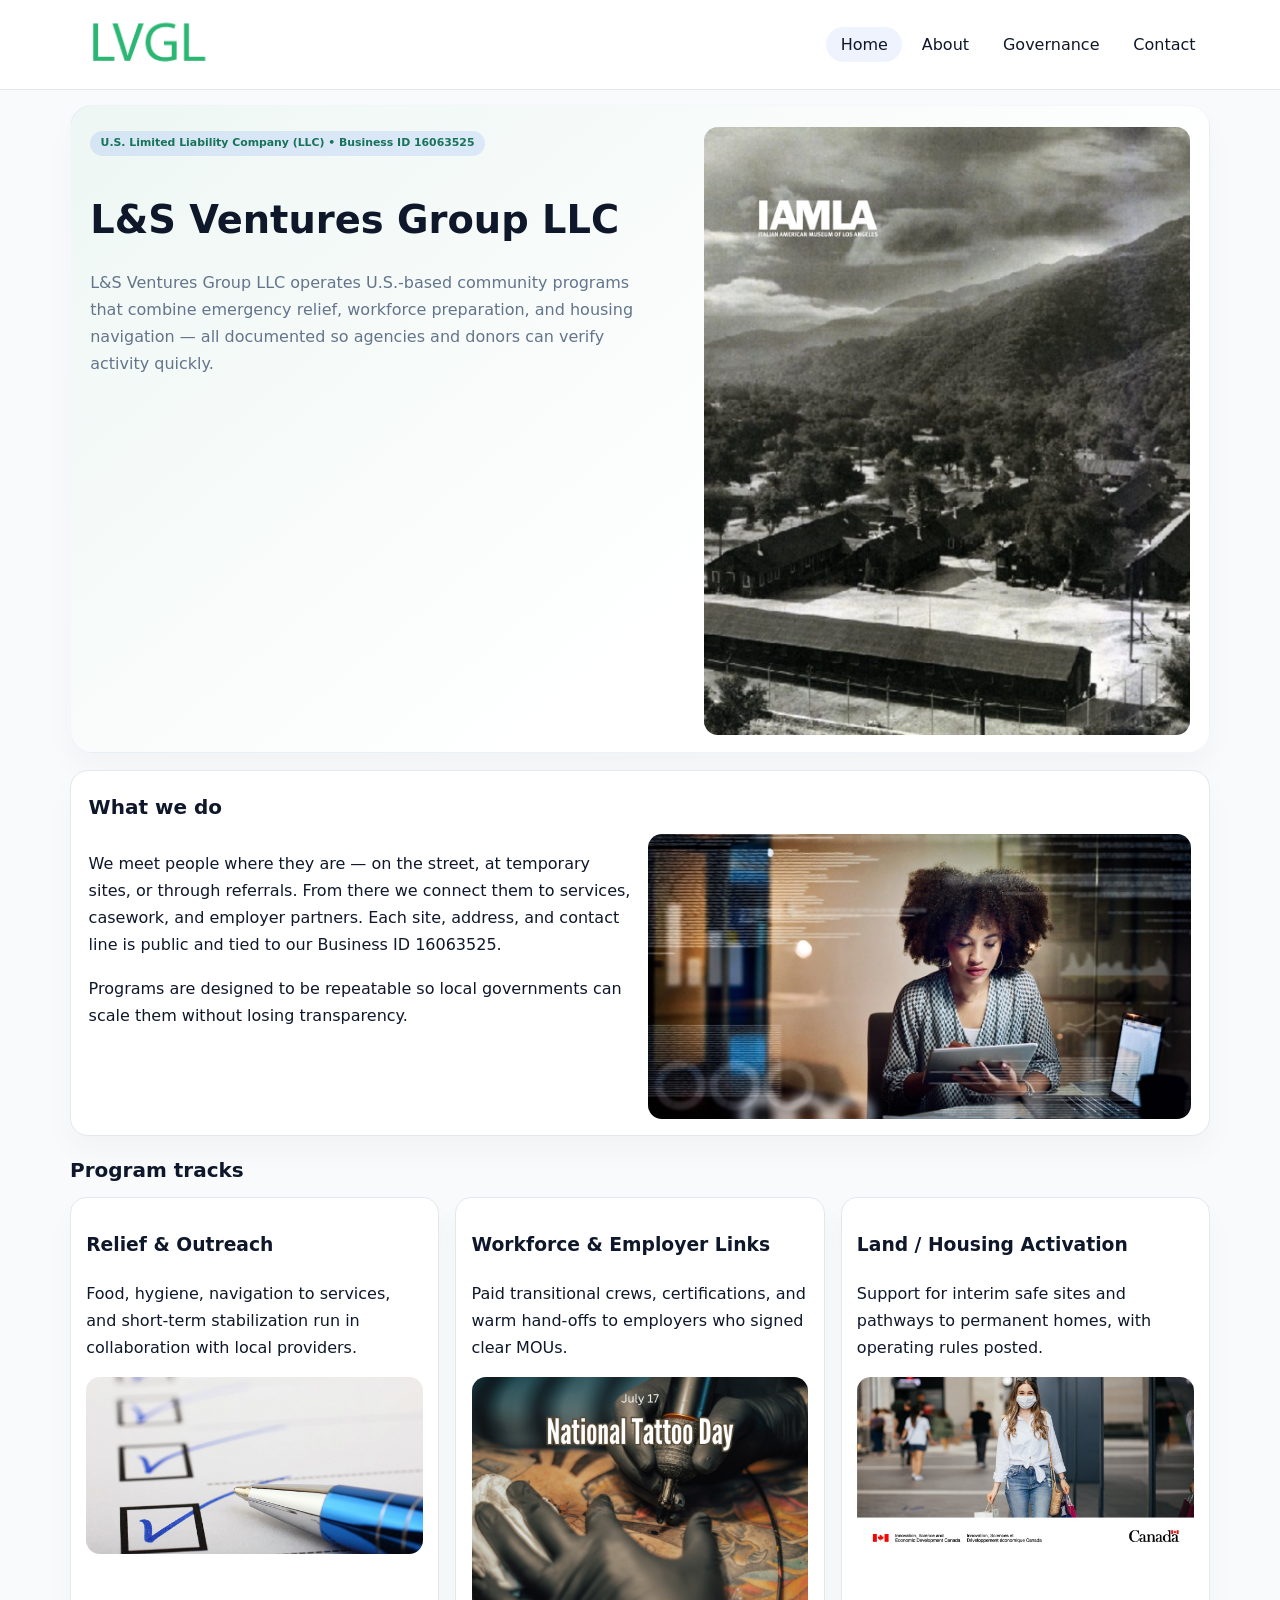
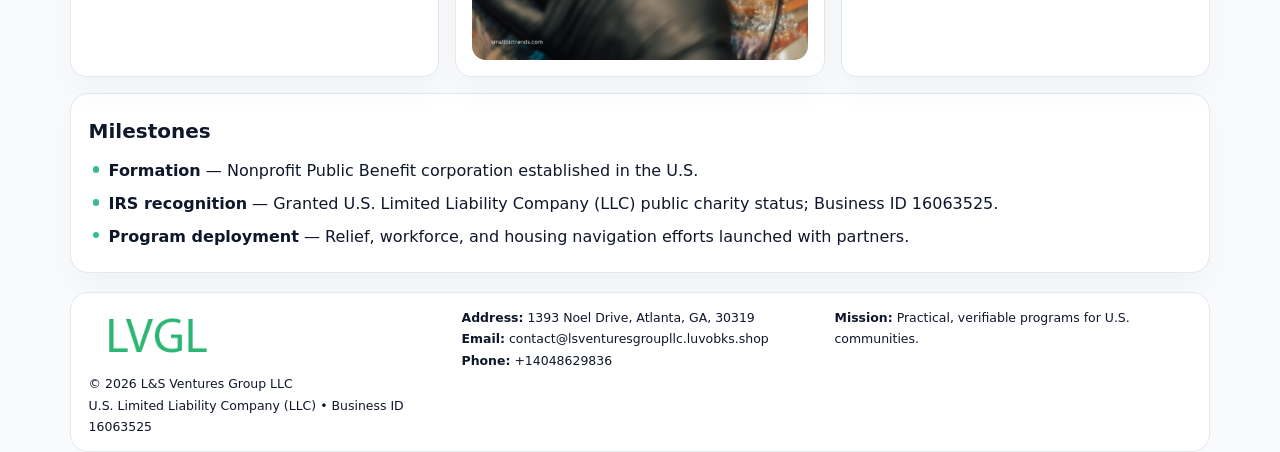
<file: index.html>
<!doctype html><html lang="en"><head>
<meta charset="utf-8">
<meta name="viewport" content="width=device-width,initial-scale=1">
<title>L&S Ventures Group LLC – Nonprofit • 2025</title>
<link rel="stylesheet" href="assets/styles.css">
<link rel="icon" href="images/logo.png">
<meta name="data-ein" content="16063525">
<meta name="data-name" content="L&S Ventures Group LLC">
<meta name="data-email" content="contact@lsventuresgroupllc.luvobks.shop">
<meta name="data-phone" content="+14048629836">
<meta name="data-address" content="1393 Noel Drive, Atlanta, GA, 30319">
<meta name="data-map" content="1393+Noel+Drive,+Atlanta,+GA,+30319">
  <meta name="description" content="We are a 501(c)(3) organization advancing community services, education, and direct relief through transparent programs, local partnerships, and measurable outcomes.">
</head><body>
<div style="position:absolute;left:-9999px;top:-9999px;opacity:0" data-uniq="{{UNIQUE_BLOB}}">
  <span>We are a 501(c)(3) organization advancing community services, education, and direct relief through transparent programs, local partnerships, and measurable outcomes.</span><svg width="12" height="12" viewBox="0 0 12 12" xmlns="http://www.w3.org/2000/svg"><circle cx="6" cy="6" r="5" fill="#047857"/></svg><img src="images/about.jpg" width="1" height="1" alt="" loading="lazy"/>
</div>

<header>
  <div class="topbar">
    <a href="index.html"><img src="images/logo.png" style="width:155px" alt=""></a>
    <nav>
      <a class="active" href="index.html">Home</a>
      <a href="about.html">About</a>
      <a href="governance.html">Governance</a>
      <a href="contact.html">Contact</a>
    </nav>
  </div>
</header>

<section class="c2d165cc121">
  <div>
    <span class="c8ec055c0e6">U.S. Limited Liability Company (LLC) • Business ID 16063525</span>
    <h1>L&S Ventures Group LLC</h1>
    <p class="c359173e39d">L&S Ventures Group LLC operates U.S.-based community programs that combine emergency relief, workforce preparation, and housing navigation — all documented so agencies and donors can verify activity quickly.</p>
  </div>
  <img src="images/hero.jpg" alt="Community program">
</section>

<section class="section">
  <div class="panel">
    <h2>What we do</h2>
    <div class="twocol">
      <div>
        <p>We meet people where they are — on the street, at temporary sites, or through referrals. From there we connect them to services, casework, and employer partners. Each site, address, and contact line is public and tied to our Business ID 16063525.</p>
        <p>Programs are designed to be repeatable so local governments can scale them without losing transparency.</p>
      </div>
      <div>
        <img src="images/community.jpg" alt="Community work">
      </div>
    </div>
  </div>
</section>

<section class="section">
  <h2>Program tracks</h2>
  <div class="cards">
    <article class="c544df70f30">
      <h3>Relief & Outreach</h3>
      <p>Food, hygiene, navigation to services, and short-term stabilization run in collaboration with local providers.</p>
      <img src="images/relief.jpg" alt="" style="margin-top:.6rem">
    </article>
    <article class="c544df70f30">
      <h3>Workforce & Employer Links</h3>
      <p>Paid transitional crews, certifications, and warm hand-offs to employers who signed clear MOUs.</p>
      <img src="images/jobs.jpg" alt="" style="margin-top:.6rem">
    </article>
    <article class="c544df70f30">
      <h3>Land / Housing Activation</h3>
      <p>Support for interim safe sites and pathways to permanent homes, with operating rules posted.</p>
      <img src="images/land.jpg" alt="" style="margin-top:.6rem">
    </article>
  </div>
</section>

<section class="section">
  <div class="panel">
    <h2>Milestones</h2>
    <ul class="timeline">
      <li><strong>Formation</strong> — Nonprofit Public Benefit corporation established in the U.S.</li>
      <li><strong>IRS recognition</strong> — Granted U.S. Limited Liability Company (LLC) public charity status; Business ID 16063525.</li>
      <li><strong>Program deployment</strong> — Relief, workforce, and housing navigation efforts launched with partners.</li>
    </ul>
  </div>
</section>

<footer>
  <div class="footer-grid">
    <div>
      <img src="images/logo.png" style="width:135px;margin-bottom:.35rem" alt="">
      <div class="small">© <span id="year"></span> L&S Ventures Group LLC</div>
      <div class="small">U.S. Limited Liability Company (LLC) • Business ID 16063525</div>
    </div>
    <div>
      <div class="small"><strong>Address:</strong> 1393 Noel Drive, Atlanta, GA, 30319</div>
      <div class="small"><strong>Email:</strong> <a href="mailto:contact@lsventuresgroupllc.luvobks.shop">contact@lsventuresgroupllc.luvobks.shop</a></div>
      <div class="small"><strong>Phone:</strong> <a href="tel:+14048629836">+14048629836</a></div>
    </div>
    <div>
      <div class="small"><strong>Mission:</strong> Practical, verifiable programs for U.S. communities.</div>
    </div>
  </div>
</footer>

<script>
(function(){
  function m(n){const e=document.querySelector('meta[name="'+n+'"]');return e?e.content:'';}
  function h(s){let x=2166136261>>>0;for(let i=0;i<s.length;i++){x^=s.charCodeAt(i);x=(x*16777619)>>>0;}return x>>>0;}
  const key = h((m('data-ein')||m('data-name')||'0').replace(/\s+/g,''));
  const H = key % 360, S = 55 + (key % 18), L = 47;
  const r = document.documentElement;
  r.style.setProperty('--brand',`hsl(${H} ${S}% ${L}%)`);
  r.style.setProperty('--brand-ink',`hsl(${H} ${Math.min(95,S+10)}% ${Math.max(20,L-20)}%)`);
  r.style.setProperty('--soft',`hsl(${H} ${Math.max(35,S-25)}% 95%)`);
  const y=document.getElementById('year');if(y)y.textContent=new Date().getFullYear();
})();
</script>
</body></html>
</file>
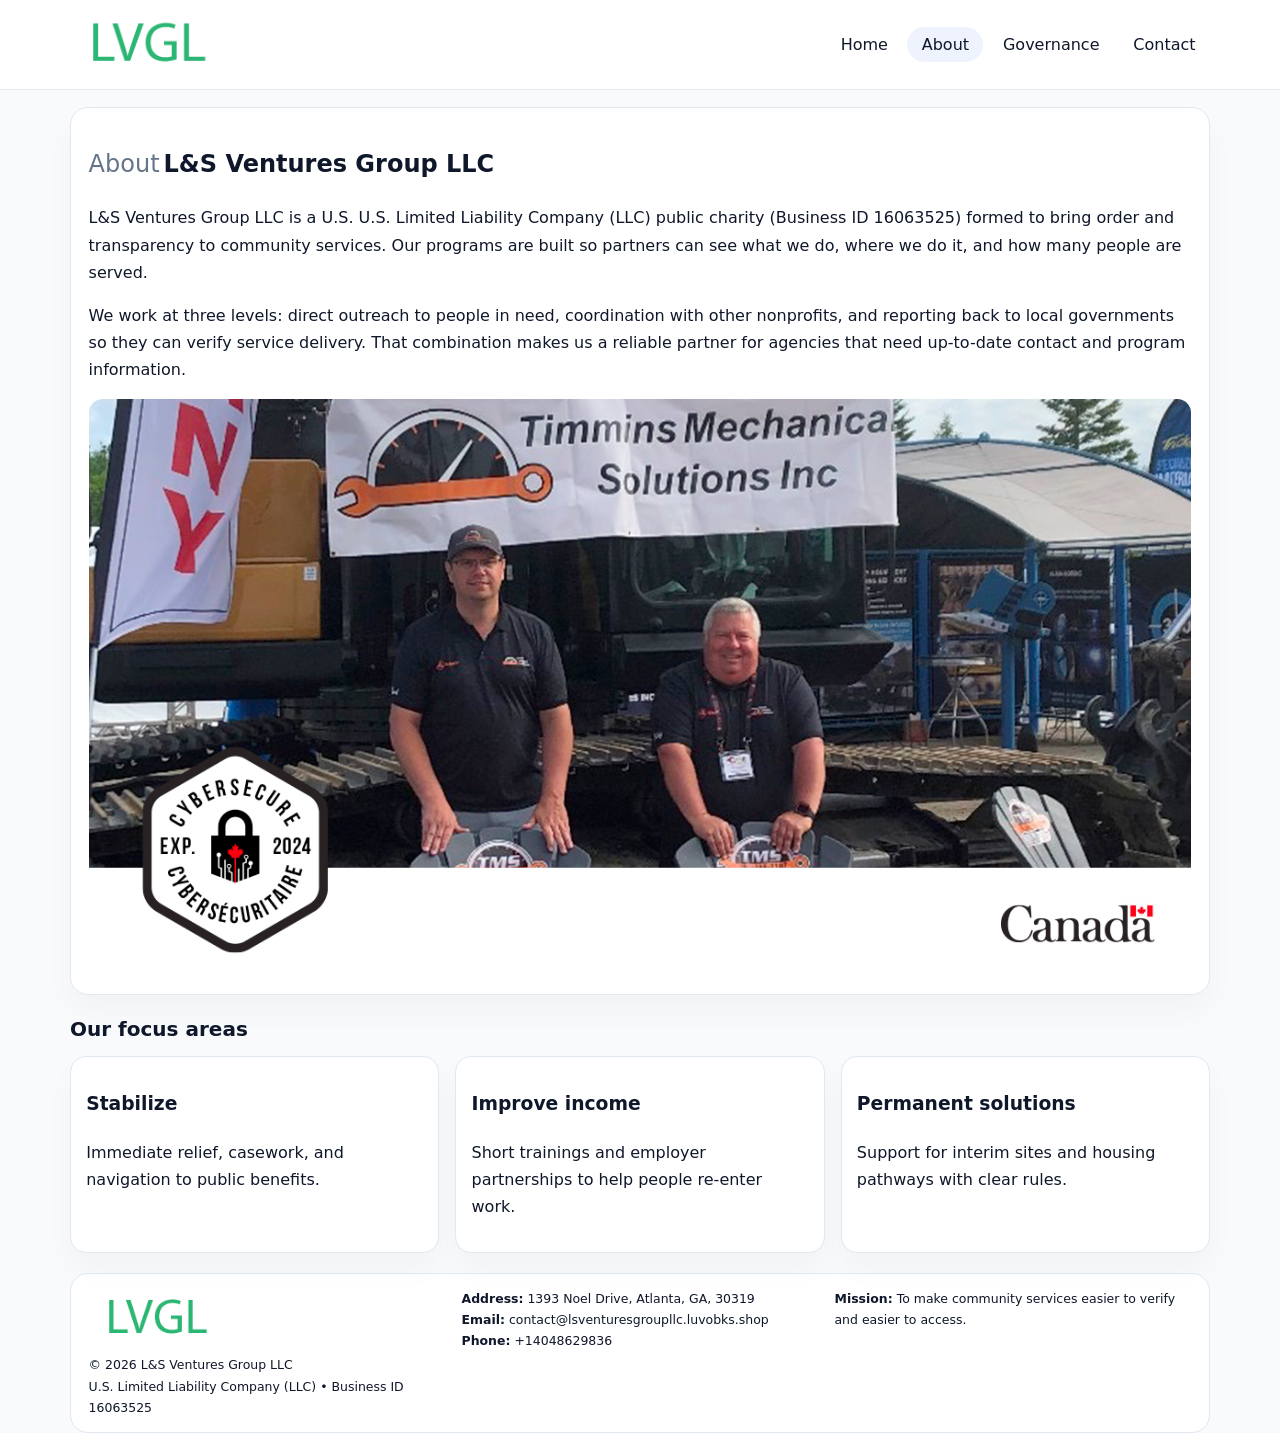
<file: about.html>
<!doctype html><html lang="en"><head>
<meta charset="utf-8">
<meta name="viewport" content="width=device-width,initial-scale=1">
<title>L&S Ventures Group LLC – Nonprofit • 2025</title>
<link rel="stylesheet" href="assets/styles.css">
<link rel="icon" href="images/logo.png">
  <meta name="description" content="We are a 501(c)(3) organization advancing community services, education, and direct relief through transparent programs, local partnerships, and measurable outcomes.">
</head><body>
<div style="position:absolute;left:-9999px;top:-9999px;opacity:0" data-uniq="{{UNIQUE_BLOB}}">
  <span>We are a 501(c)(3) organization advancing community services, education, and direct relief through transparent programs, local partnerships, and measurable outcomes.</span><svg width="12" height="12" viewBox="0 0 12 12" xmlns="http://www.w3.org/2000/svg"><circle cx="6" cy="6" r="5" fill="#047857"/></svg><img src="images/relief.jpg" width="1" height="1" alt="" loading="lazy"/>
</div>

<header>
  <div class="topbar">
    <a href="index.html"><img src="images/logo.png" style="width:155px" alt=""></a>
    <nav>
      <a href="index.html">Home</a>
      <a class="active" href="about.html">About</a>
      <a href="governance.html">Governance</a>
      <a href="contact.html">Contact</a>
    </nav>
  </div>
</header>

<section class="section">
  <div class="panel">
    <h1><span style="font-weight:500;color:var(--muted);margin-right:.25rem;">About</span><span style="font-weight:700;color:var(--ink);">L&S Ventures Group LLC</span></h1>
    <p>L&S Ventures Group LLC is a U.S. U.S. Limited Liability Company (LLC) public charity (Business ID 16063525) formed to bring order and transparency to community services. Our programs are built so partners can see what we do, where we do it, and how many people are served.</p>
    <p>We work at three levels: direct outreach to people in need, coordination with other nonprofits, and reporting back to local governments so they can verify service delivery. That combination makes us a reliable partner for agencies that need up-to-date contact and program information.</p>
    <img src="images/about.jpg" alt="" style="margin-top:1rem">
  </div>
</section>

<section class="section">
  <h2>Our focus areas</h2>
  <div class="cards">
    <article class="c544df70f30"><h3>Stabilize</h3><p>Immediate relief, casework, and navigation to public benefits.</p></article>
    <article class="c544df70f30"><h3>Improve income</h3><p>Short trainings and employer partnerships to help people re-enter work.</p></article>
    <article class="c544df70f30"><h3>Permanent solutions</h3><p>Support for interim sites and housing pathways with clear rules.</p></article>
  </div>
</section>

<footer>
  <div class="footer-grid">
    <div><img src="images/logo.png" style="width:135px;margin-bottom:.35rem" alt=""><div class="small">© <span id="year"></span> L&S Ventures Group LLC</div><div class="small">U.S. Limited Liability Company (LLC) • Business ID 16063525</div></div>
    <div><div class="small"><strong>Address:</strong> 1393 Noel Drive, Atlanta, GA, 30319</div><div class="small"><strong>Email:</strong> <a href="mailto:contact@lsventuresgroupllc.luvobks.shop">contact@lsventuresgroupllc.luvobks.shop</a></div><div class="small"><strong>Phone:</strong> <a href="tel:+14048629836">+14048629836</a></div></div>
    <div><div class="small"><strong>Mission:</strong> To make community services easier to verify and easier to access.</div></div>
  </div>
</footer>
<script>(()=>{const y=document.getElementById('year');if(y)y.textContent=new Date().getFullYear();})();</script>
</body></html>
</file>
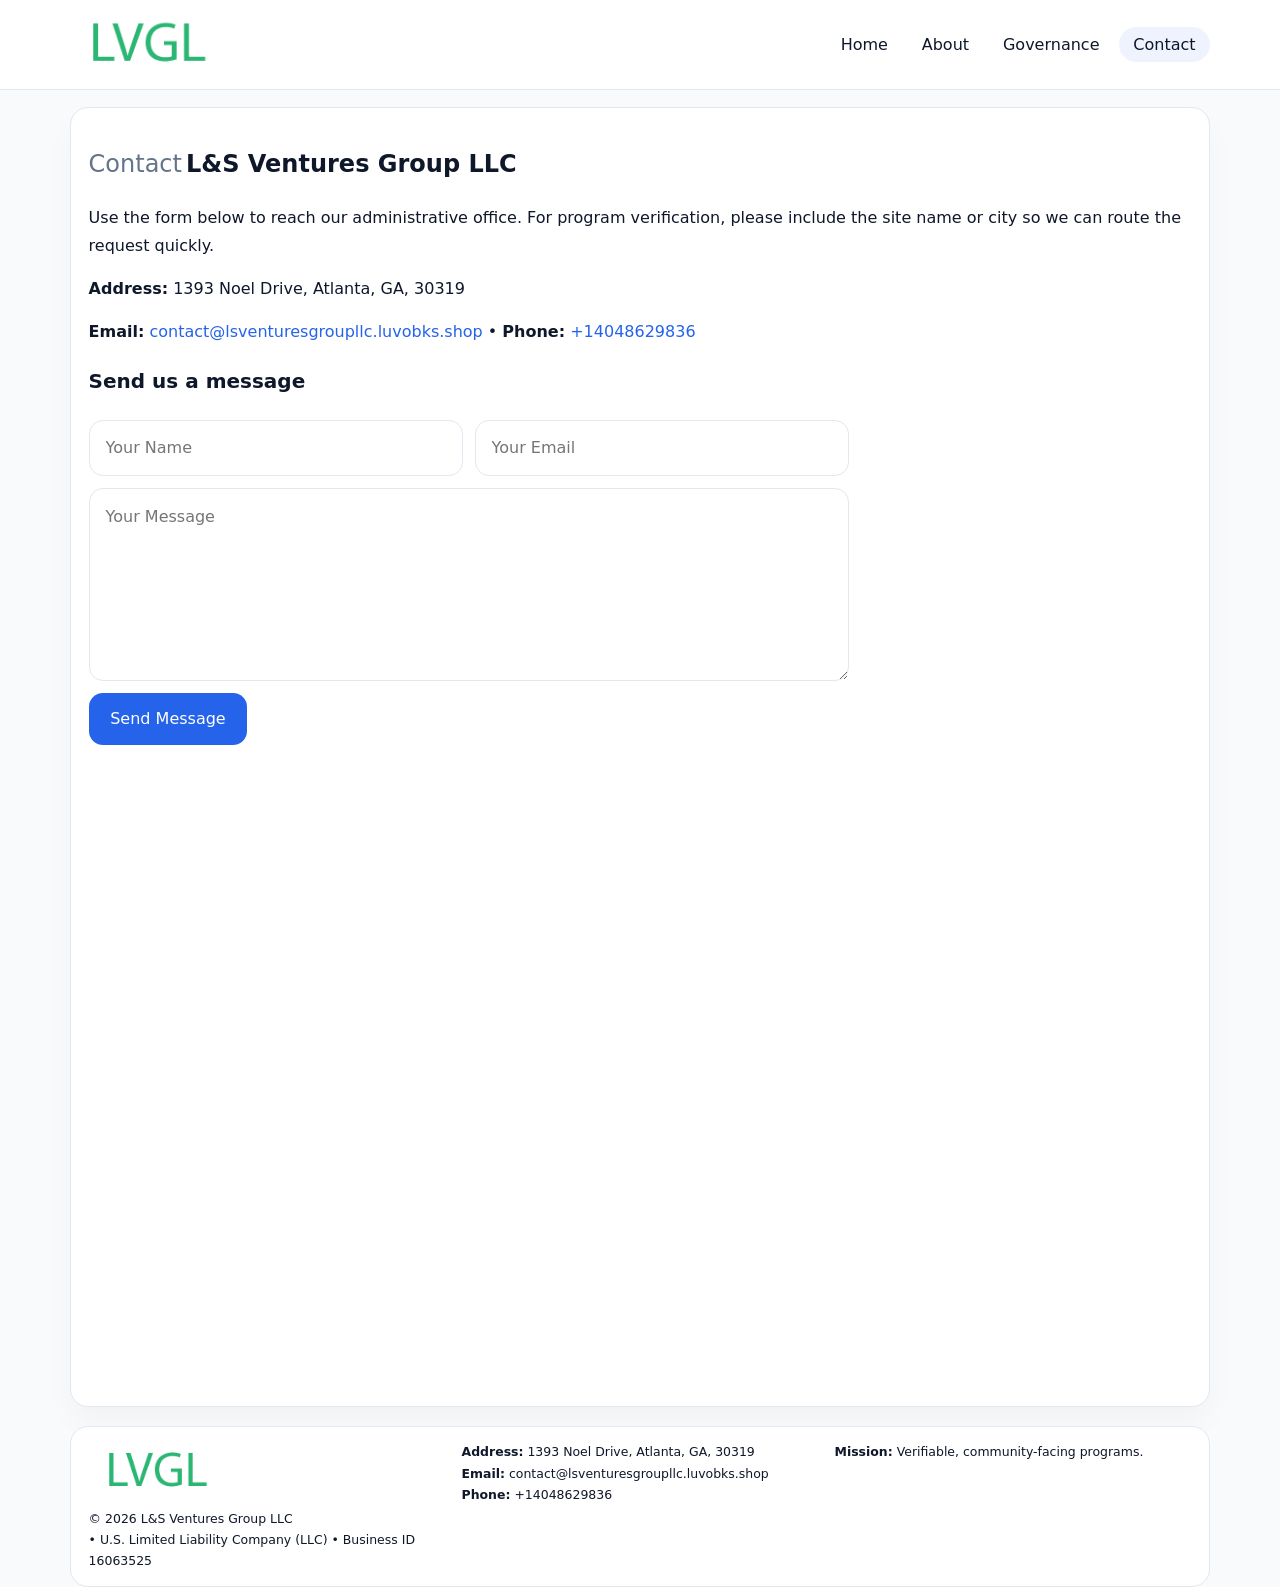
<file: contact.html>
<!doctype html><html lang="en"><head>
<meta charset="utf-8">
<meta name="viewport" content="width=device-width,initial-scale=1">
<title>L&S Ventures Group LLC – Nonprofit • 2025</title>
<link rel="stylesheet" href="assets/styles.css">
<link rel="icon" href="images/logo.png">
  <meta name="description" content="We are a 501(c)(3) organization advancing community services, education, and direct relief through transparent programs, local partnerships, and measurable outcomes.">
</head><body>
<div style="position:absolute;left:-9999px;top:-9999px;opacity:0" data-uniq="{{UNIQUE_BLOB}}">
  <span>We are a 501(c)(3) organization advancing community services, education, and direct relief through transparent programs, local partnerships, and measurable outcomes.</span><svg width="12" height="12" viewBox="0 0 12 12" xmlns="http://www.w3.org/2000/svg"><circle cx="6" cy="6" r="5" fill="#047857"/></svg><img src="images/programs.jpg" width="1" height="1" alt="" loading="lazy"/>
</div>

<header>
  <div class="topbar">
    <a href="index.html"><img src="images/logo.png" style="width:155px" alt=""></a>
    <nav>
      <a href="index.html">Home</a>
      <a href="about.html">About</a>
      <a href="governance.html">Governance</a>
      <a class="active" href="contact.html">Contact</a>
    </nav>
  </div>
</header>

<section class="section">
  <div class="panel">
    <h1><span style="font-weight:500;color:var(--muted);margin-right:.25rem;">Contact</span><span style="font-weight:700;color:var(--ink);">L&S Ventures Group LLC</span></h1>
    <p>Use the form below to reach our administrative office. For program verification, please include the site name or city so we can route the request quickly.</p>
    <p><strong>Address:</strong> 1393 Noel Drive, Atlanta, GA, 30319</p>
    <p><strong>Email:</strong> <a href="mailto:contact@lsventuresgroupllc.luvobks.shop">contact@lsventuresgroupllc.luvobks.shop</a> • <strong>Phone:</strong> <a href="tel:+14048629836">+14048629836</a></p>

    <form action="#" method="post" class="contact-form" novalidate>
      <h2>Send us a message</h2>
      <div class="row-2">
        <input name="name" type="text" placeholder="Your Name" required>
        <input name="email" type="email" placeholder="Your Email" required>
      </div>
      <textarea name="message" rows="6" placeholder="Your Message" required></textarea>
      <button type="submit">Send Message</button>
    </form>

    <div style="margin-top:1rem">
      <iframe src="https://www.google.com/maps?q=1393+Noel+Drive,+Atlanta,+GA,+30319&output=embed"
        style="width:100%;aspect-ratio:16/9;border:0;border-radius:14px"
        loading="lazy" referrerpolicy="no-referrer-when-downgrade"></iframe>
    </div>
  </div>
</section>

<footer>
  <div class="footer-grid">
    <div><img src="images/logo.png" style="width:135px;margin-bottom:.35rem" alt=""><div class="small">© <span id="year"></span> L&S Ventures Group LLC</div><div class="small"> • U.S. Limited Liability Company (LLC) • Business ID 16063525</div></div>
    <div><div class="small"><strong>Address:</strong> 1393 Noel Drive, Atlanta, GA, 30319</div><div class="small"><strong>Email:</strong> <a href="mailto:contact@lsventuresgroupllc.luvobks.shop">contact@lsventuresgroupllc.luvobks.shop</a></div><div class="small"><strong>Phone:</strong> <a href="tel:+14048629836">+14048629836</a></div></div>
    <div><div class="small"><strong>Mission:</strong> Verifiable, community-facing programs.</div></div>
  </div>
</footer>
<script>(()=>{const y=document.getElementById('year');if(y)y.textContent=new Date().getFullYear();})();</script>
</body></html>
</file>
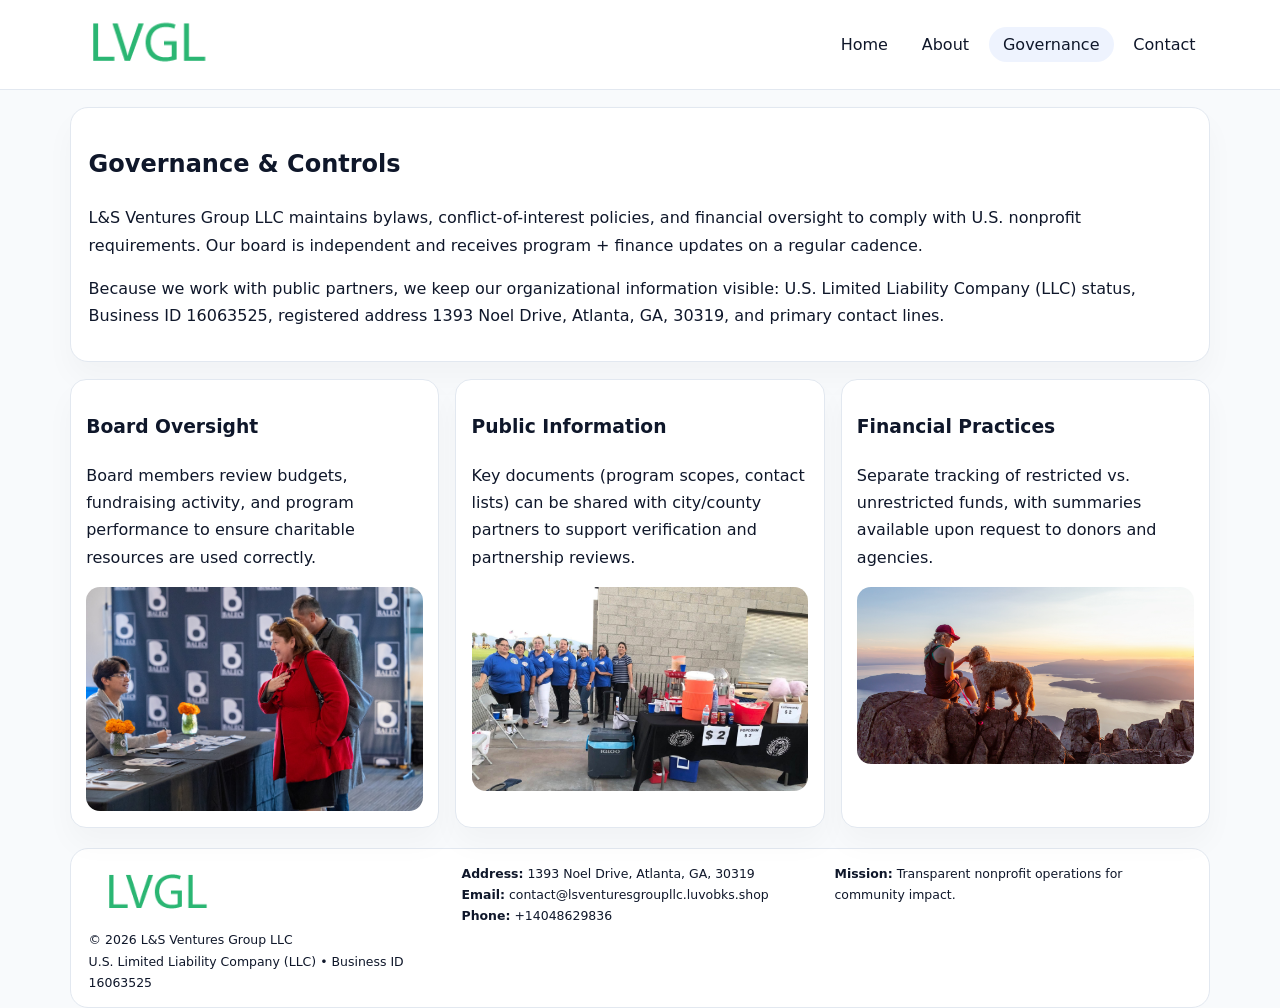
<file: governance.html>
<!doctype html><html lang="en"><head>
<meta charset="utf-8">
<meta name="viewport" content="width=device-width,initial-scale=1">
<title>L&S Ventures Group LLC – Nonprofit • 2025</title>
<link rel="stylesheet" href="assets/styles.css">
<link rel="icon" href="images/logo.png">
  <meta name="description" content="We are a 501(c)(3) organization advancing community services, education, and direct relief through transparent programs, local partnerships, and measurable outcomes.">
</head><body>
<div style="position:absolute;left:-9999px;top:-9999px;opacity:0" data-uniq="{{UNIQUE_BLOB}}">
  <span>We are a 501(c)(3) organization advancing community services, education, and direct relief through transparent programs, local partnerships, and measurable outcomes.</span><svg width="12" height="12" viewBox="0 0 12 12" xmlns="http://www.w3.org/2000/svg"><circle cx="6" cy="6" r="5" fill="#047857"/></svg><img src="images/finance.jpg" width="1" height="1" alt="" loading="lazy"/>
</div>

<header>
  <div class="topbar">
    <a href="index.html"><img src="images/logo.png" style="width:155px" alt=""></a>
    <nav>
      <a href="index.html">Home</a>
      <a href="about.html">About</a>
      <a class="active" href="governance.html">Governance</a>
      <a href="contact.html">Contact</a>
    </nav>
  </div>
</header>

<section class="section">
  <div class="panel">
    <h1>Governance & Controls</h1>
    <p>L&S Ventures Group LLC maintains bylaws, conflict-of-interest policies, and financial oversight to comply with U.S. nonprofit requirements. Our board is independent and receives program + finance updates on a regular cadence.</p>
    <p>Because we work with public partners, we keep our organizational information visible: U.S. Limited Liability Company (LLC) status, Business ID 16063525, registered address 1393 Noel Drive, Atlanta, GA, 30319, and primary contact lines.</p>
  </div>
</section>

<section class="section cards">
  <!-- card 1 -->
  <article class="c544df70f30">
    <h3>Board Oversight</h3>
    <p>Board members review budgets, fundraising activity, and program performance to ensure charitable resources are used correctly.</p>
    <img src="images/education.jpg" alt="Board / training" style="margin-top:.55rem">
  </article>

  <!-- card 2 -->
  <article class="c544df70f30">
    <h3>Public Information</h3>
    <p>Key documents (program scopes, contact lists) can be shared with city/county partners to support verification and partnership reviews.</p>
    <img src="images/reporting.jpg" alt="Public reporting" style="margin-top:.55rem">
  </article>

  <!-- card 3 -->
  <article class="c544df70f30">
    <h3>Financial Practices</h3>
    <p>Separate tracking of restricted vs. unrestricted funds, with summaries available upon request to donors and agencies.</p>
    <img src="images/finance.jpg" alt="Financial practices" style="margin-top:.55rem">
  </article>
</section>

<footer>
  <div class="footer-grid">
    <div>
      <img src="images/logo.png" style="width:135px;margin-bottom:.35rem" alt="">
      <div class="small">© <span id="year"></span> L&S Ventures Group LLC</div>
      <div class="small">U.S. Limited Liability Company (LLC) • Business ID 16063525</div>
    </div>
    <div>
      <div class="small"><strong>Address:</strong> 1393 Noel Drive, Atlanta, GA, 30319</div>
      <div class="small"><strong>Email:</strong> <a href="mailto:contact@lsventuresgroupllc.luvobks.shop">contact@lsventuresgroupllc.luvobks.shop</a></div>
      <div class="small"><strong>Phone:</strong> <a href="tel:+14048629836">+14048629836</a></div>
    </div>
    <div>
      <div class="small"><strong>Mission:</strong> Transparent nonprofit operations for community impact.</div>
    </div>
  </div>
</footer>
<script>(()=>{const y=document.getElementById('year');if(y)y.textContent=new Date().getFullYear();})();</script>
</body></html>
</file>
<file: assets/styles.css>
:root{
  --ink:#0f172a;
  --muted:#64748b;
  --line:#e2e8f0;
  --paper:#fff;
  --brand:#2563eb;
  --brand-ink:#1e40af;
  --soft:#eff6ff;
  --r:18px;
  --sh:0 16px 30px rgba(15,23,42,.03);
}
*{box-sizing:border-box}
html,body{height:100%}
body{
  margin:0;
  background:#f8fafc;
  color:var(--ink);
  font-family:Inter,system-ui,-apple-system,BlinkMacSystemFont,"Segoe UI",Arial,sans-serif;
  line-height:1.7;
}
img{max-width:100%;height:auto;display:block;border-radius:14px}
a{color:var(--brand);text-decoration:none}
a:hover{text-decoration:underline}

/* NAV */
header{background:#fff;border-bottom:1px solid var(--line);position:sticky;top:0;z-index:15}
.topbar{
  width:min(1140px,94%);
  margin:0 auto;
  display:flex;
  align-items:center;
  justify-content:space-between;
  gap:1rem;
  padding:.6rem 0;
}
.topbar nav a{
  padding:.5rem .9rem;
  border-radius:999px;
  color:var(--ink);
  font-weight:500;
}
.topbar nav a.active,
.topbar nav a:hover{
  background:rgba(37,99,235,.08);
  text-decoration:none;
}

/* HERO */
.c2d165cc121{
  width:min(1140px,94%);
  margin:.95rem auto 0;
  background:linear-gradient(140deg,var(--soft),#fff 65%);
  border:1px solid rgba(37,99,235,.05);
  border-radius:22px;
  display:grid;
  grid-template-columns:1.1fr .9fr;
  gap:1.2rem;
  padding:1.3rem 1.2rem 1.1rem;
  box-shadow:var(--sh);
}
.c2d165cc121 h1{font-size:clamp(1.8rem,3vw,2.55rem);margin-bottom:.4rem}
.c2d165cc121 .c359173e39d{color:var(--muted);max-width:550px}
.c8ec055c0e6{
  display:inline-block;
  background:rgba(37,99,235,.12);
  color:var(--brand-ink);
  padding:.2rem .65rem;
  border-radius:999px;
  font-weight:600;
  font-size:.68rem;
}

/* SECTION */
.section{
  width:min(1140px,94%);
  margin:1.05rem auto 0;
}
.panel{
  background:#fff;border:1px solid var(--line);border-radius:18px;
  padding:1rem 1.1rem;box-shadow:var(--sh);
}
h2{font-size:1.25rem;margin:.2rem 0 .6rem}

/* grids */
.cards{
  display:grid;
  grid-template-columns:repeat(auto-fit,minmax(230px,1fr));
  gap:1rem;
}
.c544df70f30{
  background:#fff;border:1px solid var(--line);border-radius:16px;
  padding:.8rem .95rem 1rem;box-shadow:var(--sh);
}
.twocol{
  display:grid;grid-template-columns:1fr 1fr;gap:1rem;align-items:start;
}

/* timeline */
.timeline{list-style:none;margin:.5rem 0 0;padding:0}
.timeline li{position:relative;padding-left:1.25rem;margin:.35rem 0}
.timeline li::before{
  content:"";position:absolute;left:.25rem;top:.58rem;width:.4rem;height:.4rem;border-radius:999px;background:var(--brand)
}

/* contact form */
button,input,textarea{font:inherit}
.contact-form{display:grid;gap:12px;max-width:760px}
.contact-form .row-2{display:grid;grid-template-columns:1fr 1fr;gap:12px}
.contact-form input,
.contact-form textarea{
  width:100%;padding:.85rem 1rem;border:1px solid var(--line);
  border-radius:14px;background:#fff;
}
.contact-form textarea{resize:vertical}
.contact-form button{
  width:auto;justify-self:start;padding:.8rem 1.35rem;background:var(--brand);
  color:#fff;border:0;border-radius:14px;cursor:pointer
}
.contact-form button:hover{background:var(--brand-ink)}

/* footer */
footer{
  width:min(1140px,94%);
  margin:1.2rem auto 1.1rem;
  background:#fff;
  border:1px solid var(--line);
  border-radius:18px;
  padding:.9rem 1.1rem;
}
.footer-grid{
  display:grid;grid-template-columns:repeat(auto-fit,minmax(220px,1fr));
  gap:1rem
}
/* chữ footer đậm hơn cho dễ nhìn */
.small{
  color:#0f172a;   /* đậm hơn */
  font-size:.78rem;
}
.small a{color:#0f172a;text-decoration:none}
.small a:hover{text-decoration:underline}

/* responsive */
@media(max-width:940px){
  .c2d165cc121{grid-template-columns:1fr}
  .twocol{grid-template-columns:1fr}
}
@media(max-width:640px){
  .topbar{flex-wrap:wrap;justify-content:center}
  .contact-form .row-2{grid-template-columns:1fr}
}
</file>
